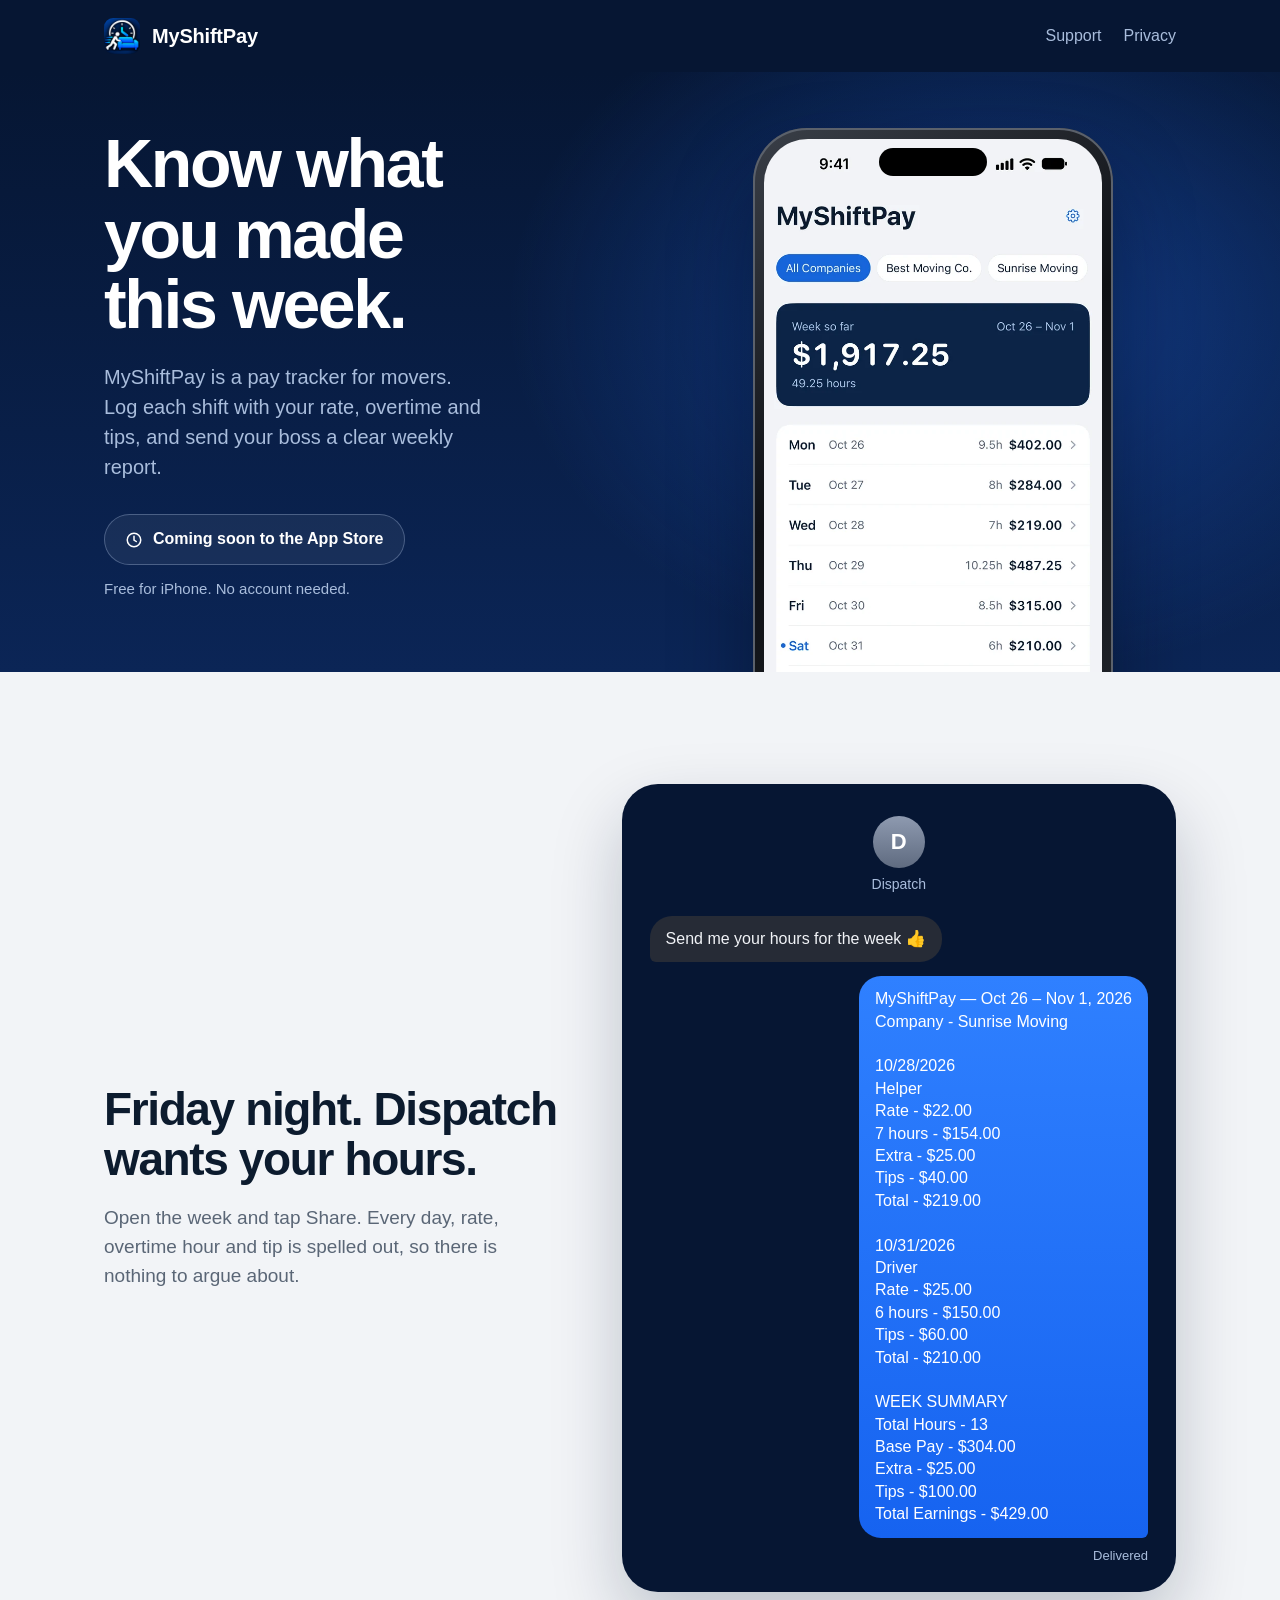
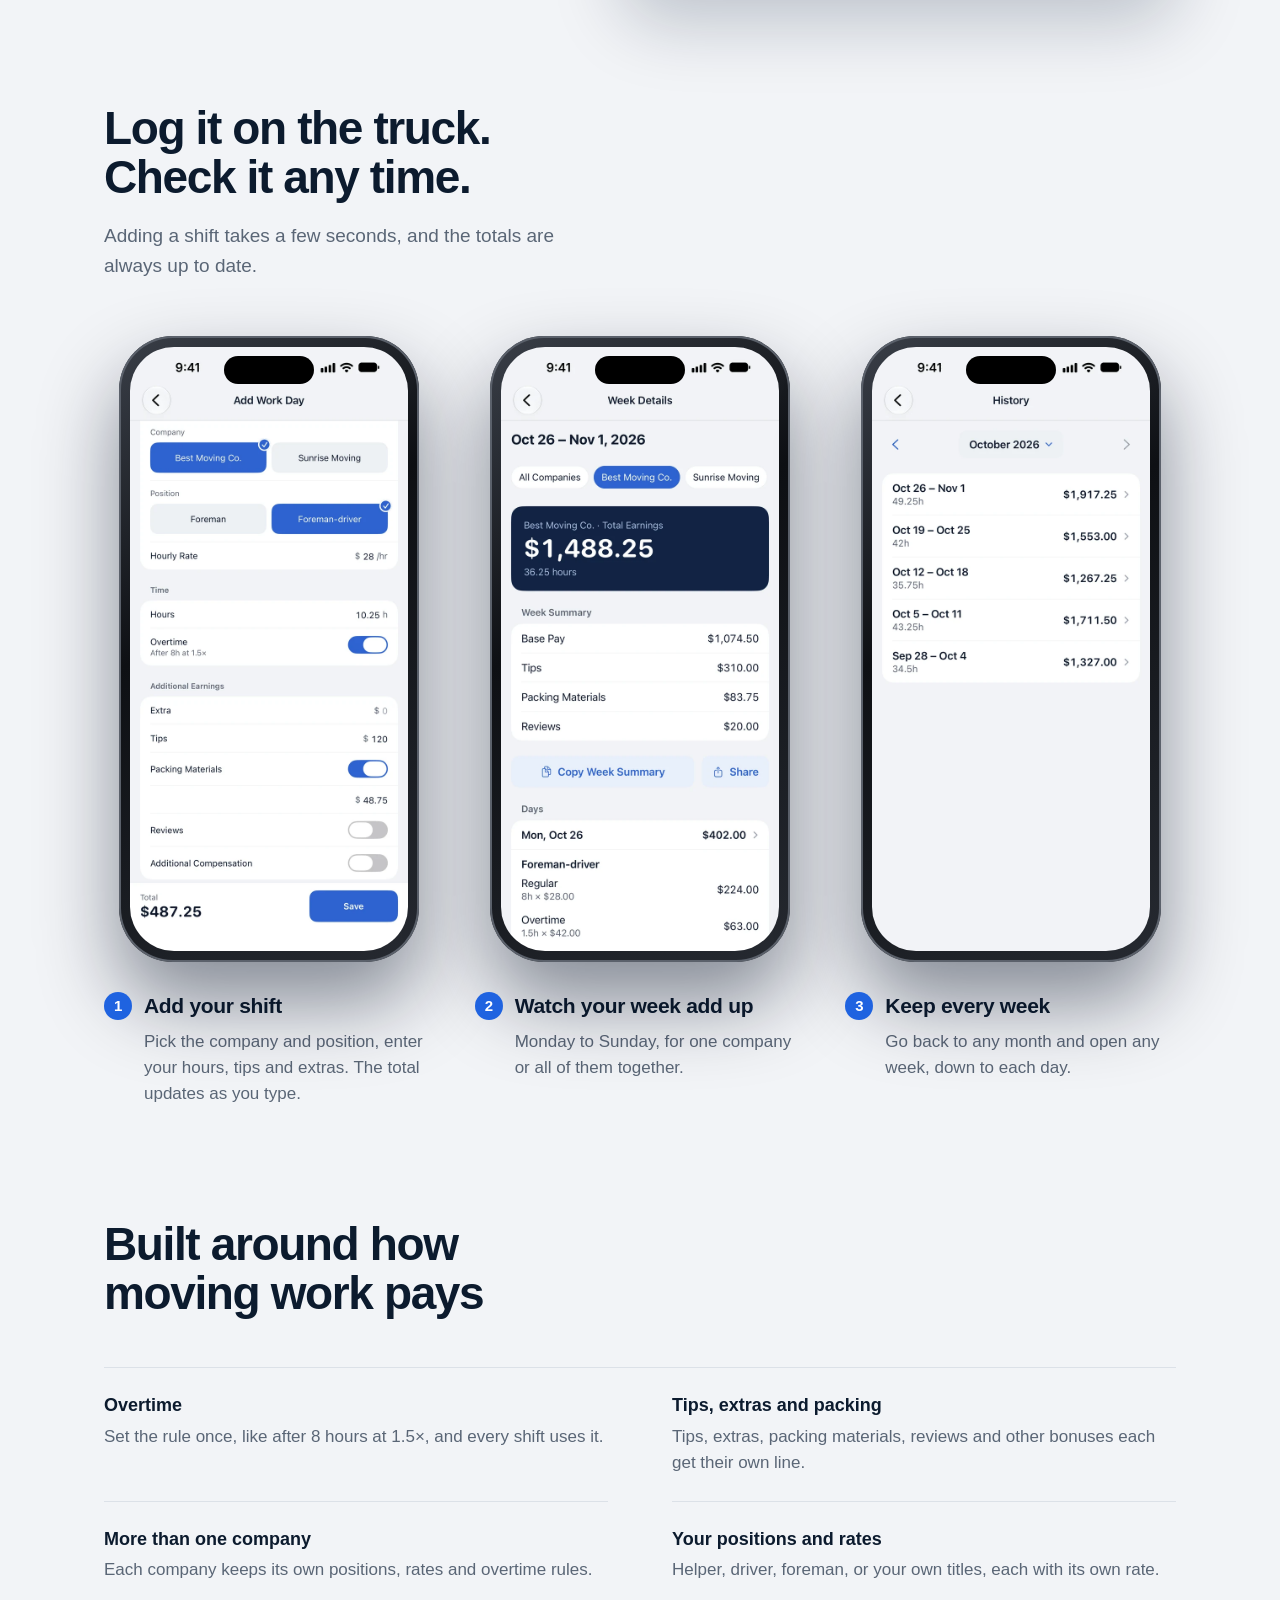
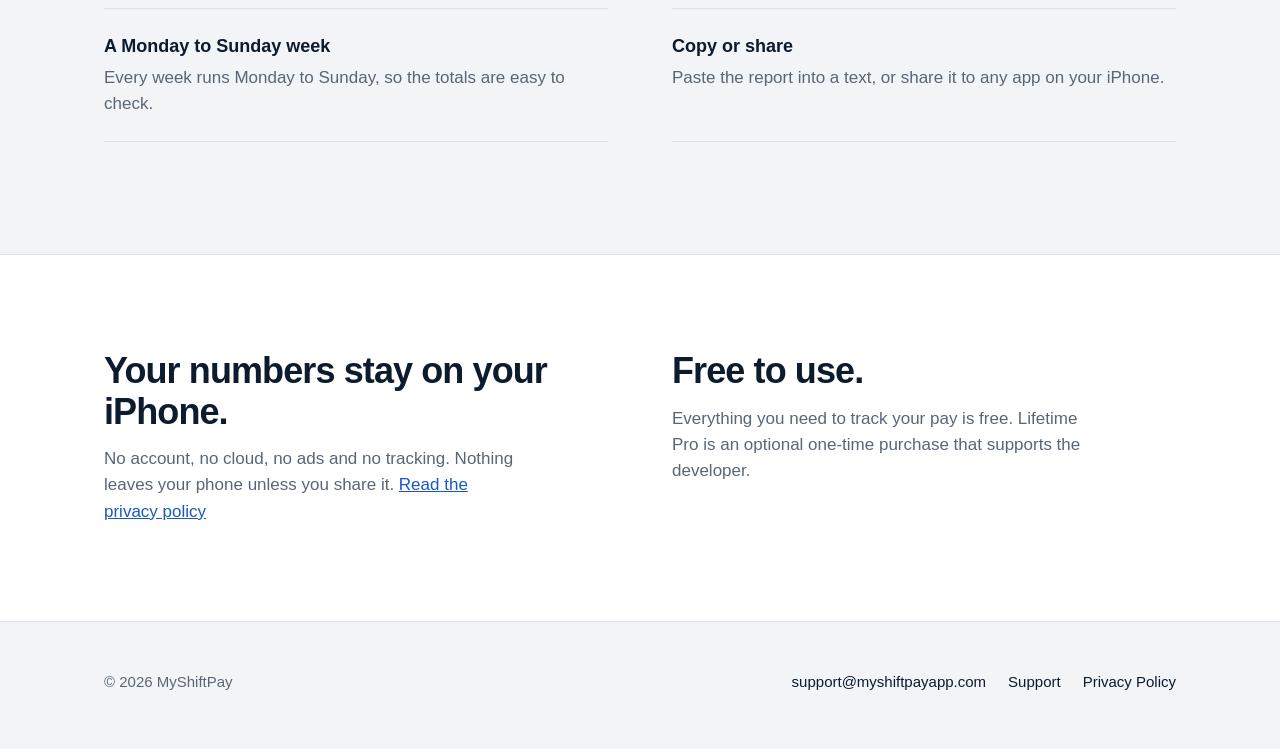
<file: index.html>
<!doctype html>
<html lang="en">
<head>
  <meta charset="utf-8">
  <meta name="viewport" content="width=device-width, initial-scale=1">
  <title>MyShiftPay — Pay tracker for movers</title>
  <meta name="description" content="MyShiftPay is a pay tracker for movers. Log each shift with your rate, overtime and tips, and send your boss a clear weekly report. Free for iPhone.">
  <meta name="theme-color" content="#061633">
  <link rel="icon" type="image/png" sizes="32x32" href="assets/favicon-32.png">
  <link rel="apple-touch-icon" href="assets/apple-touch-icon.png">
  <meta property="og:type" content="website">
  <meta property="og:url" content="https://myshiftpayapp.com/">
  <meta property="og:title" content="MyShiftPay — Pay tracker for movers">
  <meta property="og:description" content="Log each shift with your rate, overtime and tips, and send your boss a clear weekly report.">
  <meta property="og:image" content="https://myshiftpayapp.com/assets/og.png">
  <meta property="og:image:width" content="1200">
  <meta property="og:image:height" content="630">
  <meta name="twitter:card" content="summary_large_image">
  <link rel="stylesheet" href="styles.css">
</head>
<body>
  <header class="site-header">
    <div class="wrap">
      <a class="brand" href="./"><img src="assets/apple-touch-icon.png" alt="" width="36" height="36">MyShiftPay</a>
      <nav class="site-nav" aria-label="Main">
        <a href="support.html">Support</a>
        <a href="privacy.html">Privacy</a>
      </nav>
    </div>
  </header>

  <main>
    <section class="hero">
      <div class="wrap">
        <div>
          <h1>Know what you made this week.</h1>
          <p class="lede">MyShiftPay is a pay tracker for movers. Log each shift with your rate, overtime and tips, and send your boss a clear weekly report.</p>
          <div class="availability">
            <span class="soon">
              <svg viewBox="0 0 24 24" fill="none" stroke="currentColor" stroke-width="2" stroke-linecap="round" aria-hidden="true"><circle cx="12" cy="12" r="9"/><path d="M12 7v5l3 2"/></svg>
              Coming soon to the App Store
            </span>
            <span class="facts">Free for iPhone. No account needed.</span>
          </div>
        </div>
        <div class="hero-phone phone">
          <img src="assets/screens/home.webp" width="660" height="1434" alt="MyShiftPay home screen: this week so far, $1,917.25 for 49.25 hours, with earnings for each day from Monday to Saturday.">
        </div>
      </div>
    </section>

    <section class="block chat-block">
      <div class="wrap chat-layout">
        <div>
          <h2>Friday night. Dispatch wants your hours.</h2>
          <p class="intro">Open the week and tap Share. Every day, rate, overtime hour and tip is spelled out, so there is nothing to argue about.</p>
        </div>
        <div class="chat" role="img" aria-label="A text conversation: dispatch asks for this week's hours, and the reply is a MyShiftPay weekly report for Sunrise Moving totaling $429.00 for 13 hours.">
          <div class="who"><div class="avatar">D</div>Dispatch</div>
          <div class="bubble in">Send me your hours for the week 👍</div>
<pre class="bubble out">MyShiftPay — Oct 26 – Nov 1, 2026
Company - Sunrise Moving

10/28/2026
Helper
Rate - $22.00
7 hours - $154.00
Extra - $25.00
Tips - $40.00
Total - $219.00

10/31/2026
Driver
Rate - $25.00
6 hours - $150.00
Tips - $60.00
Total - $210.00

WEEK SUMMARY
Total Hours - 13
Base Pay - $304.00
Extra - $25.00
Tips - $100.00
Total Earnings - $429.00</pre>
          <div class="status">Delivered</div>
        </div>
      </div>
    </section>

    <section class="block">
      <div class="wrap">
        <h2>Log it on the truck. Check it any time.</h2>
        <p class="intro">Adding a shift takes a few seconds, and the totals are always up to date.</p>
        <ol class="steps">
          <li>
            <div class="phone"><img src="assets/screens/add.webp" width="660" height="1434" loading="lazy" alt="Add Work Day screen: Best Moving Co., Foreman-driver at $28 an hour, 10.25 hours with overtime after 8 hours, $120 in tips and $48.75 for packing materials. Total $487.25."></div>
            <h3>Add your shift</h3>
            <p>Pick the company and position, enter your hours, tips and extras. The total updates as you type.</p>
          </li>
          <li>
            <div class="phone"><img src="assets/screens/week.webp" width="660" height="1434" loading="lazy" alt="Week Details for Best Moving Co.: $1,488.25 for 36.25 hours, with base pay, tips, packing materials and reviews."></div>
            <h3>Watch your week add up</h3>
            <p>Monday to Sunday, for one company or all of them together.</p>
          </li>
          <li>
            <div class="phone"><img src="assets/screens/history.webp" width="660" height="1434" loading="lazy" alt="History for October 2026: five weeks with their hours and totals, from $1,267.25 to $1,917.25."></div>
            <h3>Keep every week</h3>
            <p>Go back to any month and open any week, down to each day.</p>
          </li>
        </ol>
      </div>
    </section>

    <section class="block">
      <div class="wrap">
        <h2>Built around how moving work pays</h2>
        <dl class="details">
          <div><dt>Overtime</dt><dd>Set the rule once, like after 8 hours at 1.5×, and every shift uses it.</dd></div>
          <div><dt>Tips, extras and packing</dt><dd>Tips, extras, packing materials, reviews and other bonuses each get their own line.</dd></div>
          <div><dt>More than one company</dt><dd>Each company keeps its own positions, rates and overtime rules.</dd></div>
          <div><dt>Your positions and rates</dt><dd>Helper, driver, foreman, or your own titles, each with its own rate.</dd></div>
          <div><dt>A Monday to Sunday week</dt><dd>Every week runs Monday to Sunday, so the totals are easy to check.</dd></div>
          <div><dt>Copy or share</dt><dd>Paste the report into a text, or share it to any app on your iPhone.</dd></div>
        </dl>
      </div>
    </section>

    <section class="promise">
      <div class="wrap">
        <div>
          <h2>Your numbers stay on your iPhone.</h2>
          <p>No account, no cloud, no ads and no tracking. Nothing leaves your phone unless you share it. <a href="privacy.html">Read the privacy policy</a></p>
        </div>
        <div>
          <h2>Free to use.</h2>
          <p>Everything you need to track your pay is free. Lifetime Pro is an optional one-time purchase that supports the developer.</p>
        </div>
      </div>
    </section>
  </main>

  <footer class="site-footer">
    <div class="wrap">
      <span>© 2026 MyShiftPay</span>
      <nav aria-label="Footer">
        <a href="mailto:support@myshiftpayapp.com">support@myshiftpayapp.com</a>
        <a href="support.html">Support</a>
        <a href="privacy.html">Privacy Policy</a>
      </nav>
    </div>
  </footer>
</body>
</html>
</file>
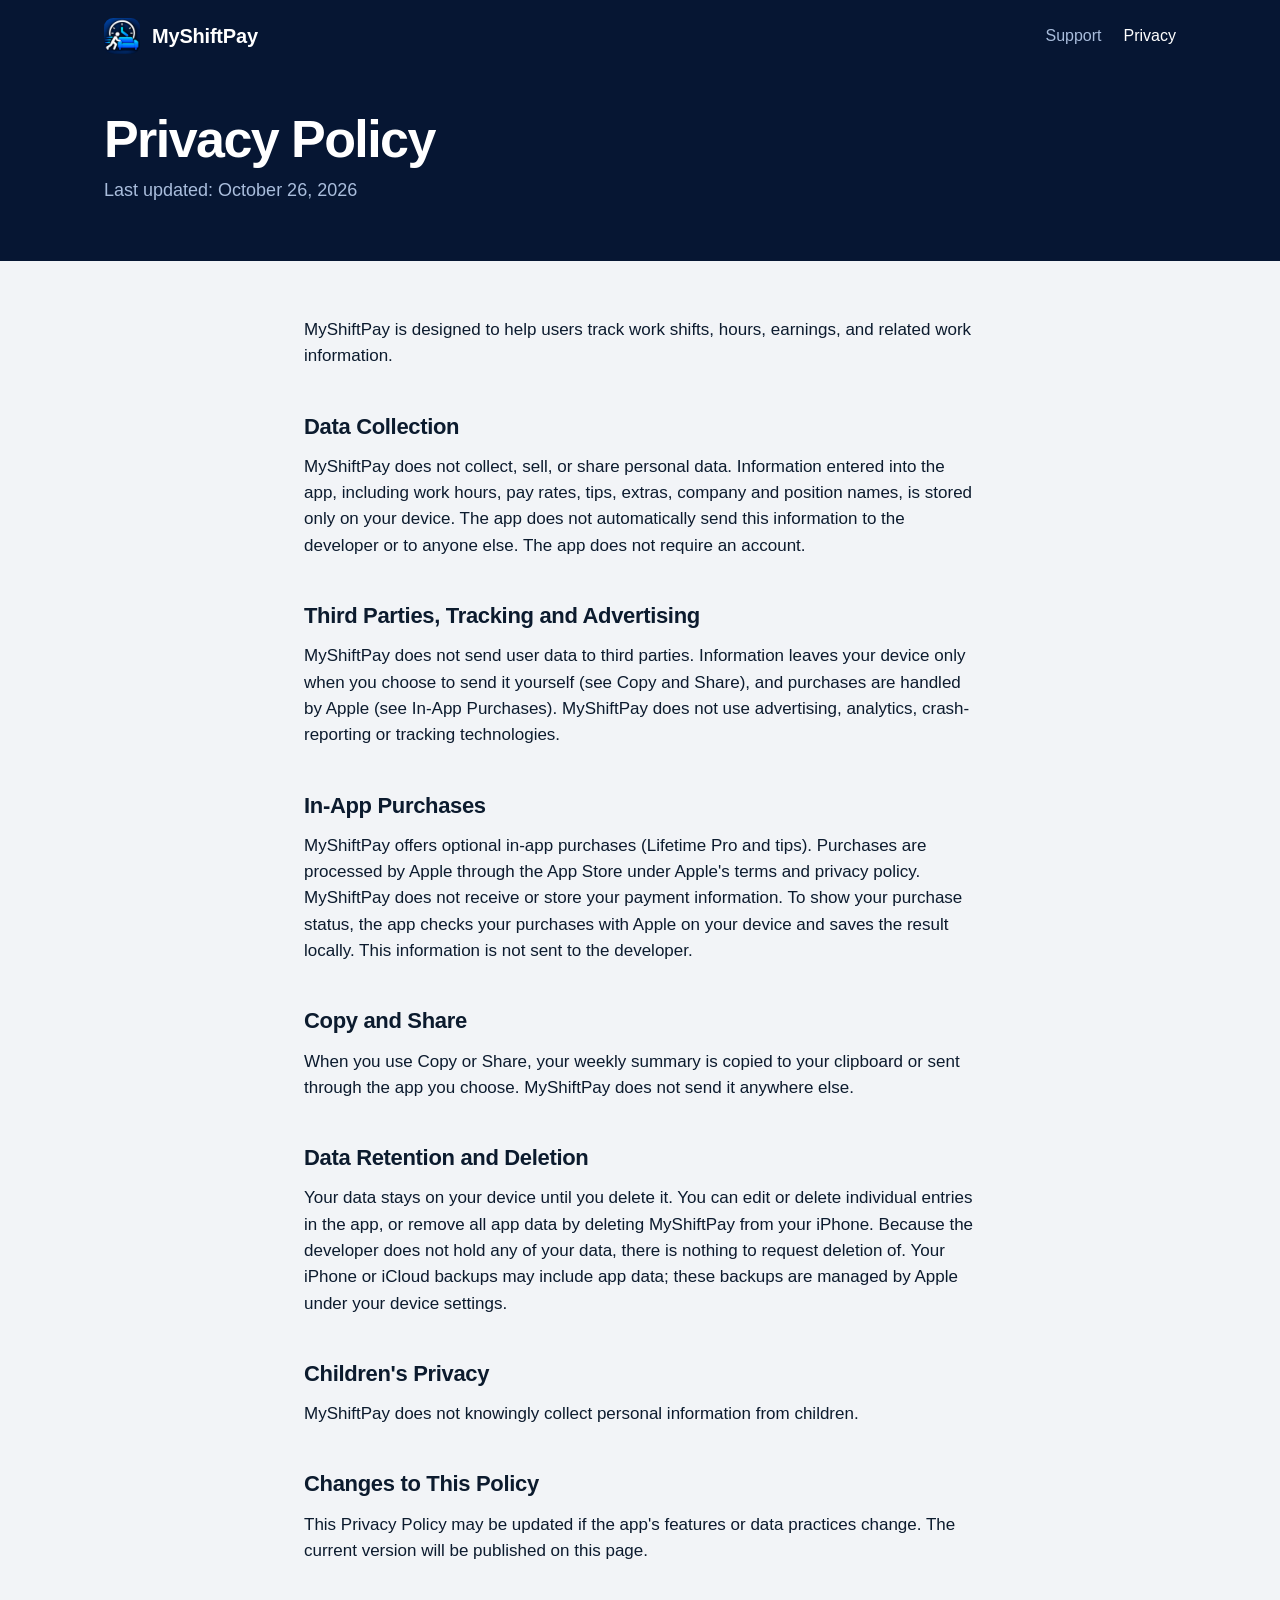
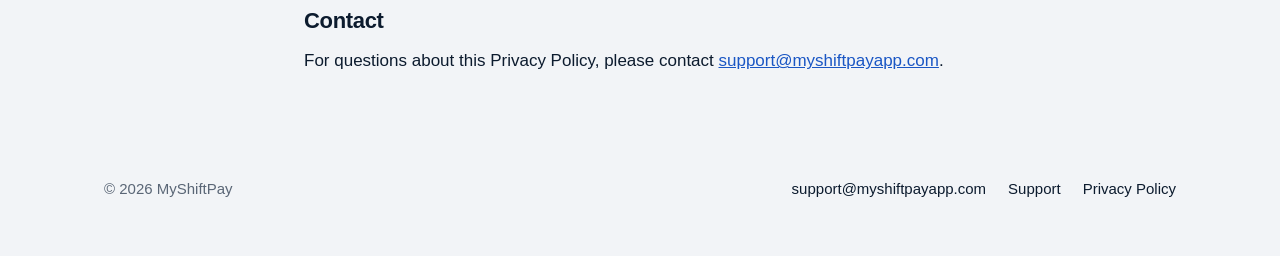
<file: privacy.html>
<!doctype html>
<html lang="en">
<head>
  <meta charset="utf-8">
  <meta name="viewport" content="width=device-width, initial-scale=1">
  <title>MyShiftPay Privacy Policy</title>
  <meta name="description" content="How MyShiftPay handles your data: everything stays on your iPhone.">
  <meta name="theme-color" content="#061633">
  <link rel="icon" type="image/png" sizes="32x32" href="assets/favicon-32.png">
  <link rel="apple-touch-icon" href="assets/apple-touch-icon.png">
  <meta property="og:title" content="MyShiftPay Privacy Policy">
  <meta property="og:image" content="https://myshiftpayapp.com/assets/og.png">
  <meta name="twitter:card" content="summary_large_image">
  <link rel="stylesheet" href="styles.css">
</head>
<body>
  <header class="site-header">
    <div class="wrap">
      <a class="brand" href="./"><img src="assets/apple-touch-icon.png" alt="" width="36" height="36">MyShiftPay</a>
      <nav class="site-nav" aria-label="Main">
        <a href="support.html">Support</a>
        <a href="privacy.html" aria-current="page">Privacy</a>
      </nav>
    </div>
  </header>

  <main>
    <div class="page-title"><div class="wrap">
      <h1>Privacy Policy</h1>
      <p>Last updated: October 26, 2026</p>
    </div></div>
    <div class="wrap prose">
      <p>MyShiftPay is designed to help users track work shifts, hours, earnings, and related work information.</p>

    <h2>Data Collection</h2>
    <p>MyShiftPay does not collect, sell, or share personal data. Information entered into the app, including work hours, pay rates, tips, extras, company and position names, is stored only on your device. The app does not automatically send this information to the developer or to anyone else. The app does not require an account.</p>

    <h2>Third Parties, Tracking and Advertising</h2>
    <p>MyShiftPay does not send user data to third parties. Information leaves your device only when you choose to send it yourself (see Copy and Share), and purchases are handled by Apple (see In-App Purchases). MyShiftPay does not use advertising, analytics, crash-reporting or tracking technologies.</p>

    <h2>In-App Purchases</h2>
    <p>MyShiftPay offers optional in-app purchases (Lifetime Pro and tips). Purchases are processed by Apple through the App Store under Apple's terms and privacy policy. MyShiftPay does not receive or store your payment information. To show your purchase status, the app checks your purchases with Apple on your device and saves the result locally. This information is not sent to the developer.</p>

    <h2>Copy and Share</h2>
    <p>When you use Copy or Share, your weekly summary is copied to your clipboard or sent through the app you choose. MyShiftPay does not send it anywhere else.</p>

    <h2>Data Retention and Deletion</h2>
    <p>Your data stays on your device until you delete it. You can edit or delete individual entries in the app, or remove all app data by deleting MyShiftPay from your iPhone. Because the developer does not hold any of your data, there is nothing to request deletion of. Your iPhone or iCloud backups may include app data; these backups are managed by Apple under your device settings.</p>

    <h2>Children's Privacy</h2>
    <p>MyShiftPay does not knowingly collect personal information from children.</p>

    <h2>Changes to This Policy</h2>
    <p>This Privacy Policy may be updated if the app's features or data practices change. The current version will be published on this page.</p>

    <h2>Contact</h2>
    <p>For questions about this Privacy Policy, please contact <a href="mailto:support@myshiftpayapp.com">support@myshiftpayapp.com</a>.</p>
    </div>
  </main>

  <footer class="site-footer">
    <div class="wrap">
      <span>© 2026 MyShiftPay</span>
      <nav aria-label="Footer">
        <a href="mailto:support@myshiftpayapp.com">support@myshiftpayapp.com</a>
        <a href="support.html">Support</a>
        <a href="privacy.html">Privacy Policy</a>
      </nav>
    </div>
  </footer>
</body>
</html>
</file>
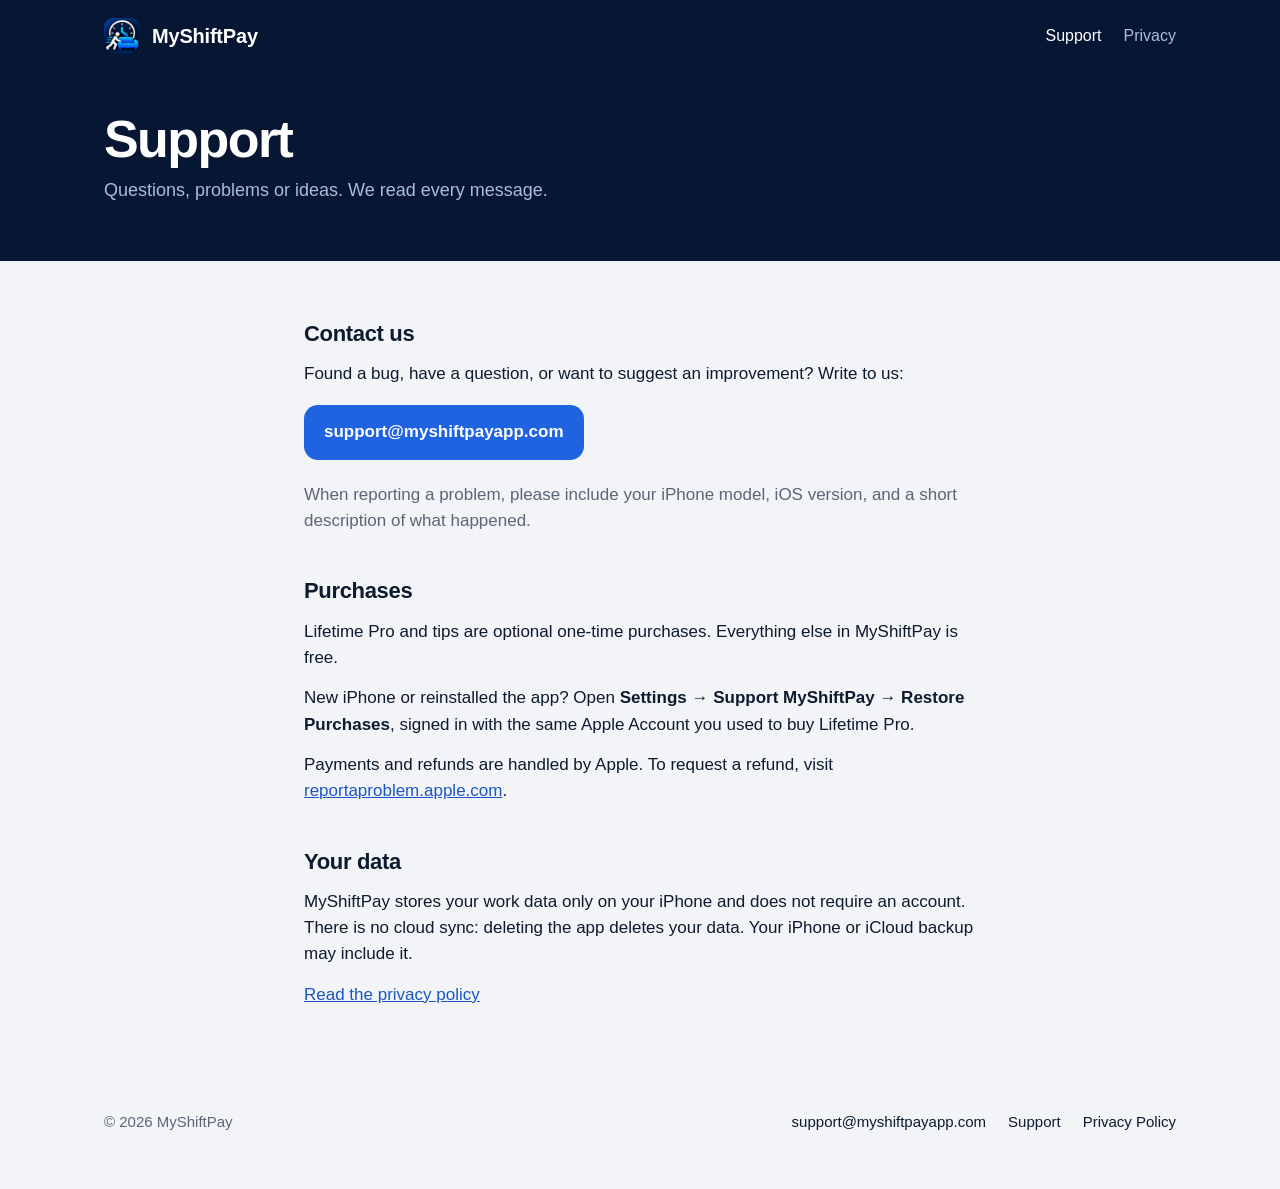
<file: support.html>
<!doctype html>
<html lang="en">
<head>
  <meta charset="utf-8">
  <meta name="viewport" content="width=device-width, initial-scale=1">
  <title>MyShiftPay Support</title>
  <meta name="description" content="Support for MyShiftPay, the pay tracker for movers.">
  <meta name="theme-color" content="#061633">
  <link rel="icon" type="image/png" sizes="32x32" href="assets/favicon-32.png">
  <link rel="apple-touch-icon" href="assets/apple-touch-icon.png">
  <meta property="og:title" content="MyShiftPay Support">
  <meta property="og:image" content="https://myshiftpayapp.com/assets/og.png">
  <meta name="twitter:card" content="summary_large_image">
  <link rel="stylesheet" href="styles.css">
</head>
<body>
  <header class="site-header">
    <div class="wrap">
      <a class="brand" href="./"><img src="assets/apple-touch-icon.png" alt="" width="36" height="36">MyShiftPay</a>
      <nav class="site-nav" aria-label="Main">
        <a href="support.html" aria-current="page">Support</a>
        <a href="privacy.html">Privacy</a>
      </nav>
    </div>
  </header>

  <main>
    <div class="page-title"><div class="wrap">
      <h1>Support</h1>
      <p>Questions, problems or ideas. We read every message.</p>
    </div></div>
    <div class="wrap prose">
      <h2>Contact us</h2>
      <p>Found a bug, have a question, or want to suggest an improvement? Write to us:</p>
      <p><a class="contact" href="mailto:support@myshiftpayapp.com">support@myshiftpayapp.com</a></p>
      <p class="muted">When reporting a problem, please include your iPhone model, iOS version, and a short description of what happened.</p>

      <h2>Purchases</h2>
      <p>Lifetime Pro and tips are optional one-time purchases. Everything else in MyShiftPay is free.</p>
      <p>New iPhone or reinstalled the app? Open <b>Settings → Support MyShiftPay → Restore Purchases</b>, signed in with the same Apple Account you used to buy Lifetime Pro.</p>
      <p>Payments and refunds are handled by Apple. To request a refund, visit <a href="https://reportaproblem.apple.com">reportaproblem.apple.com</a>.</p>

      <h2>Your data</h2>
      <p>MyShiftPay stores your work data only on your iPhone and does not require an account. There is no cloud sync: deleting the app deletes your data. Your iPhone or iCloud backup may include it.</p>
      <p><a href="privacy.html">Read the privacy policy</a></p>
    </div>
  </main>

  <footer class="site-footer">
    <div class="wrap">
      <span>© 2026 MyShiftPay</span>
      <nav aria-label="Footer">
        <a href="mailto:support@myshiftpayapp.com">support@myshiftpayapp.com</a>
        <a href="support.html">Support</a>
        <a href="privacy.html">Privacy Policy</a>
      </nav>
    </div>
  </footer>
</body>
</html>
</file>
<file: styles.css>
/* MyShiftPay site: navy like the app icon on top, the app's own light ground below. */
:root {
  --navy: #061633;
  --navy-2: #0b2556;
  --ground: #f2f4f7;
  --surface: #ffffff;
  --ink: #0c1b2e;
  --ink-2: #5a6676;
  --line: #dce1e8;
  --blue: #1f63e0;
  --blue-text: #1a56c4;
  --cyan: #19d6ff;
  --on-navy: #ffffff;
  --on-navy-2: #a9bddc;
  --sans: -apple-system, BlinkMacSystemFont, "SF Pro Text", "Inter", "Segoe UI", Roboto, sans-serif;
  --display: -apple-system, BlinkMacSystemFont, "SF Pro Display", "Inter", "Segoe UI", Roboto, sans-serif;
  --money: ui-rounded, "SF Pro Rounded", "Nunito", var(--sans);
  --page: 1120px;
  --gutter: 24px;
}

* { box-sizing: border-box; }
html { -webkit-text-size-adjust: 100%; }
body {
  margin: 0;
  font-family: var(--sans);
  font-size: 17px;
  line-height: 1.55;
  color: var(--ink);
  background: var(--ground);
}
img { display: block; max-width: 100%; height: auto; }
a { color: var(--blue-text); }
a:focus-visible, button:focus-visible { outline: 3px solid var(--cyan); outline-offset: 3px; border-radius: 6px; }
.wrap { max-width: var(--page); margin: 0 auto; padding: 0 var(--gutter); }
.num { font-family: var(--money); font-variant-numeric: tabular-nums; }

/* Header */
.site-header { background: var(--navy); color: var(--on-navy); }
.site-header .wrap { display: flex; align-items: center; justify-content: space-between; gap: 16px; height: 72px; }
.brand { display: flex; align-items: center; gap: 12px; color: inherit; text-decoration: none; font-weight: 700; font-size: 20px; letter-spacing: -0.01em; }
.brand img { width: 36px; height: 36px; border-radius: 9px; }
.site-nav { display: flex; gap: 22px; }
.site-nav a { color: var(--on-navy-2); text-decoration: none; font-size: 16px; }
.site-nav a:hover, .site-nav a[aria-current="page"] { color: var(--on-navy); }

/* Hero */
.hero {
  background:
    radial-gradient(700px 520px at 78% 40%, rgba(31, 99, 224, 0.45), transparent 70%),
    linear-gradient(180deg, var(--navy) 0%, var(--navy-2) 100%);
  color: var(--on-navy);
  overflow: hidden;
}
.hero .wrap { display: grid; grid-template-columns: 1.05fr 0.95fr; align-items: center; gap: 48px; padding-top: 56px; }
.hero h1 {
  font-family: var(--display);
  font-size: clamp(42px, 6vw, 68px);
  line-height: 1.04;
  letter-spacing: -0.035em;
  font-weight: 800;
  margin: 0 0 22px;
  max-width: 11ch;
}
.hero .lede { font-size: 20px; line-height: 1.5; color: var(--on-navy-2); max-width: 34ch; margin: 0 0 32px; }
.availability { display: flex; flex-wrap: wrap; align-items: center; gap: 12px 18px; padding-bottom: 72px; }
.soon {
  display: inline-flex; align-items: center; gap: 10px;
  padding: 12px 20px; border-radius: 999px;
  border: 1px solid rgba(169, 189, 220, 0.35);
  background: rgba(255, 255, 255, 0.06);
  font-weight: 600; font-size: 16px;
}
.soon svg { width: 18px; height: 18px; }
.availability .facts { color: var(--on-navy-2); font-size: 15px; }
.hero-phone { align-self: start; justify-self: center; width: min(360px, 100%); margin-bottom: -260px; border-bottom-left-radius: 0; border-bottom-right-radius: 0; }

/* Phone frame around real screenshots */
.phone {
  position: relative;
  border-radius: 54px;
  padding: 11px;
  background: linear-gradient(145deg, #3a3f48, #0e1014 40%, #262a31);
  box-shadow: inset 0 0 0 2px #5b616b, 0 40px 80px rgba(3, 11, 31, 0.45);
}
.phone img { border-radius: 44px; width: 100%; }
.phone::before {
  content: ""; position: absolute; top: 20px; left: 50%; transform: translateX(-50%);
  width: 30%; height: 28px; border-radius: 14px; background: #000;
}

/* Sections */
section.block { padding: 112px 0; }
section.block + section.block { padding-top: 0; }
.block h2 {
  font-family: var(--display);
  font-size: clamp(32px, 4.2vw, 46px);
  line-height: 1.08;
  letter-spacing: -0.03em;
  margin: 0 0 18px;
  max-width: 18ch;
}
.block .intro { color: var(--ink-2); font-size: 19px; max-width: 46ch; margin: 0; }

/* Friday-night chat */

.chat-layout { display: grid; grid-template-columns: 0.9fr 1.1fr; gap: 64px; align-items: center; }
.chat {
  background: var(--navy);
  border-radius: 36px;
  padding: 32px 28px 26px;
  display: flex; flex-direction: column; gap: 14px;
  box-shadow: 0 30px 70px rgba(6, 22, 51, 0.22);
}
.chat .who { align-self: center; text-align: center; color: var(--on-navy-2); font-size: 14px; margin-bottom: 6px; }
.chat .avatar {
  width: 52px; height: 52px; border-radius: 50%; margin: 0 auto 6px;
  background: linear-gradient(180deg, #8e9ab0, #5f6b80); color: #fff;
  display: flex; align-items: center; justify-content: center; font-weight: 600; font-size: 22px;
}
.bubble { max-width: 88%; padding: 12px 16px; border-radius: 22px; font-size: 16px; line-height: 1.4; }
.bubble.in { align-self: flex-start; background: #262b36; color: #f1f3f7; border-bottom-left-radius: 6px; }
.bubble.out {
  align-self: flex-end; margin: 0;
  background: linear-gradient(180deg, #2f80ff, #1663f0); color: #fff;
  border-bottom-right-radius: 6px;
  font-family: var(--sans); white-space: pre-wrap; font-variant-numeric: tabular-nums;
}
.chat .status { align-self: flex-end; color: var(--on-navy-2); font-size: 13px; margin-top: -6px; }

/* Three steps: a real sequence, so they are numbered */
.steps { list-style: none; margin: 56px 0 0; padding: 0; display: grid; grid-template-columns: repeat(3, 1fr); gap: 40px; counter-reset: step; }
.steps li { counter-increment: step; }
.steps .phone { max-width: 300px; margin: 0 auto 28px; }
.steps h3 { font-size: 21px; letter-spacing: -0.015em; margin: 0 0 6px; display: flex; gap: 12px; align-items: baseline; }
.steps h3::before {
  content: counter(step);
  font-family: var(--money); font-weight: 700; font-size: 15px;
  color: #fff; background: var(--blue);
  width: 28px; height: 28px; border-radius: 50%; flex: none;
  display: inline-flex; align-items: center; justify-content: center;
  transform: translateY(-2px);
}
.steps p { margin: 0; color: var(--ink-2); padding-left: 40px; }

/* Built for moving work: a plain definition list, not cards */
.details { margin: 48px 0 0; display: grid; grid-template-columns: repeat(2, 1fr); gap: 0 64px; border-top: 1px solid var(--line); }
.details div { padding: 24px 0; border-bottom: 1px solid var(--line); }
.details dt { font-weight: 650; font-size: 18px; margin-bottom: 4px; }
.details dd { margin: 0; color: var(--ink-2); }

/* Privacy and price */
.promise { background: var(--surface); border-top: 1px solid var(--line); border-bottom: 1px solid var(--line); }
.promise .wrap { display: grid; grid-template-columns: 1fr 1fr; gap: 64px; padding-top: 96px; padding-bottom: 96px; }
.promise h2 { font-family: var(--display); font-size: clamp(28px, 3.4vw, 36px); line-height: 1.12; letter-spacing: -0.025em; margin: 0 0 14px; }
.promise p { margin: 0; color: var(--ink-2); max-width: 44ch; }
.price { font-family: var(--money); font-weight: 700; }

/* Footer */
.site-footer { padding: 48px 0 56px; color: var(--ink-2); font-size: 15px; }
.site-footer .wrap { display: flex; flex-wrap: wrap; justify-content: space-between; gap: 16px; }
.site-footer nav { display: flex; flex-wrap: wrap; gap: 22px; }
.site-footer a { color: var(--ink); text-decoration: none; }
.site-footer a:hover { color: var(--blue-text); }

/* Text pages: Support and Privacy */
.page-title { background: var(--navy); color: var(--on-navy); }
.page-title .wrap { padding-top: 40px; padding-bottom: 56px; }
.page-title h1 { font-family: var(--display); font-size: clamp(36px, 5vw, 52px); letter-spacing: -0.03em; line-height: 1.06; margin: 0 0 10px; }
.page-title p { margin: 0; color: var(--on-navy-2); font-size: 18px; }
.prose { max-width: 720px; padding-top: 56px; padding-bottom: 40px; }
.prose h2 { font-size: 22px; letter-spacing: -0.015em; margin: 40px 0 10px; }
.prose h2:first-child { margin-top: 0; }
.prose p { margin: 0 0 14px; }
.prose .muted { color: var(--ink-2); }
.contact {
  display: inline-flex; align-items: center; gap: 10px; margin: 4px 0 8px;
  padding: 14px 20px; border-radius: 14px; background: var(--blue); color: #fff;
  font-weight: 600; text-decoration: none;
}
.contact:hover { background: #1953c0; }

/* Phones and narrow screens */
@media (max-width: 860px) {
  .hero .wrap { grid-template-columns: 1fr; gap: 8px; padding-top: 40px; }
  .availability { padding-bottom: 40px; }
  .hero-phone { width: min(300px, 80%); margin-bottom: -200px; }
  .chat-layout, .promise .wrap { grid-template-columns: 1fr; gap: 40px; }
  .steps { grid-template-columns: 1fr; gap: 56px; }
  .steps .phone { max-width: 260px; }
  .details { grid-template-columns: 1fr; }
  section.block { padding: 80px 0; }
  .promise .wrap { padding-top: 72px; padding-bottom: 72px; }
}
@media (max-width: 480px) {
  :root { --gutter: 16px; }
  .site-nav { gap: 16px; }
  .site-nav a { font-size: 15px; }
    .hero .lede { font-size: 18px; }
  .chat { padding: 26px 18px 20px; border-radius: 28px; }
  .bubble { font-size: 15px; }
}
</file>
